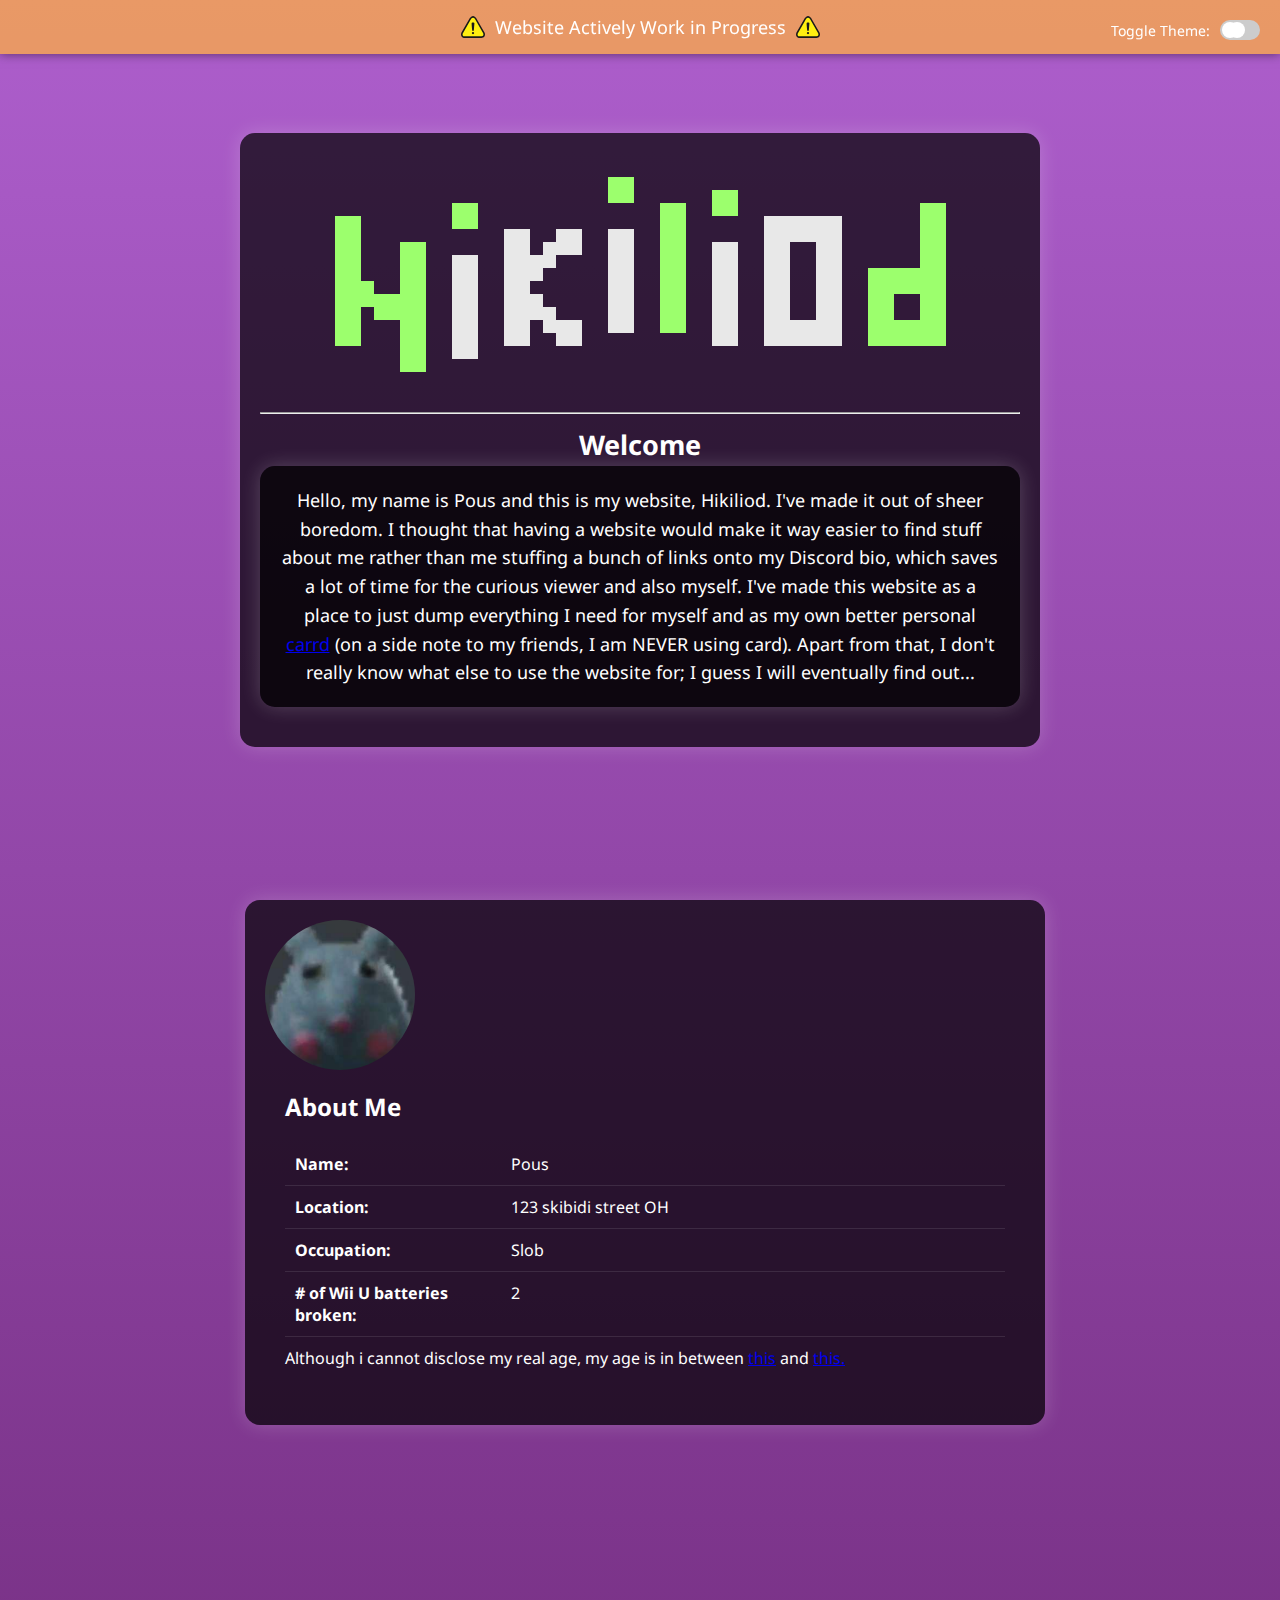
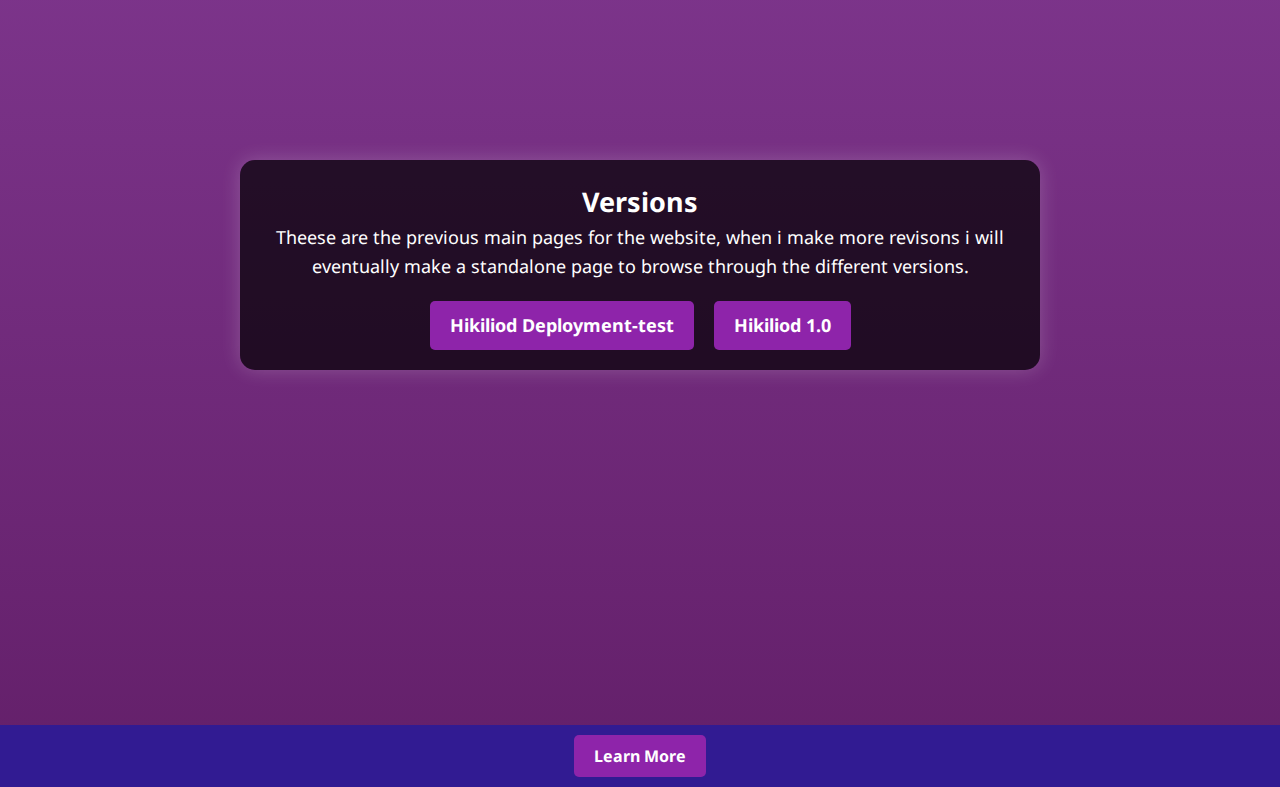
<file: index.html>
<!DOCTYPE html>
<html lang="en">
<head>
    <meta charset="UTF-8">
    <meta name="viewport" content="width=device-width, initial-scale=1.0">
    <link href="https://fonts.googleapis.com/css2?family=Noto+Sans:wght@400;700&display=swap" rel="stylesheet">
    <style>
        body {
    margin: 0;
    padding: 0;
    font-family: 'Noto Sans', Arial, sans-serif;
    overflow-x: hidden;
    display: flex;
    flex-direction: column;
    min-height: 100vh;
    transition: background-color 0.3s ease;
}

.placeholder {
            position: fixed;
            top: 0;
            left: 0;
            right: 0;
            background: rgba(248, 168, 76, 0.8);
            color: #fff;
            padding: 15px;
            text-align: center;
            font-size: 18px;
            z-index: 1000;
            cursor: pointer;
            display: flex;
            justify-content: center;
            align-items: center;
            box-shadow: 0 0 10px rgba(0, 0, 0, 0.5);
        }

        .placeholder img {
            width: 24px;
            height: 24px;
            margin: 0 10px;
        }

        .placeholder span {
            display: inline-block;
            flex: 1;
        }



/* Dark Mode */
body.dark-mode {
    background-image: linear-gradient(rgb(173, 94, 204), rgb(99, 31, 105));
    color: #fff;
}

/* Light Mode */
body.light-mode {
    background-color: #dbabff;
    color: #000000;
}

.content-wrapper {
    display: flex;
    justify-content: center;
    align-items: center;
    padding: 50px; /* Increased padding */
    width: 100%;
    min-height: 100vh;
    box-sizing: border-box;
    flex-direction: column; /* Ensure vertical alignment */
}

/* Common styles for content boxes */
.content-box, .about-me, .additional-box, .about-me-box {
    max-width: 800px;
    padding: 20px;
    border-radius: 15px;
    box-shadow: 0 0 20px rgba(255, 255, 255, 0.2);
    margin-bottom: 20px;
    text-align: center;
    width: 100%;
    box-sizing: border-box;
}

.content-box1, .about-me1, .additional-box1, .about-me-box1 {
    max-width: 800px;
    padding: 20px;
    border-radius: 15px;
    box-shadow: 0 0 20px rgba(255, 255, 255, 0.2);
    margin-left: 245px;
    text-align: center;
    width: 100%;
    box-sizing: border-box;
    background-color: rgba(0, 0, 0, 0.7);
}

/* Dark Mode Styles */
.content-box, .about-me, .additional-box, .about-me-box {
    background-color: rgba(0, 0, 0, 0.7);
}

.content-box h1 {
    margin-bottom: 10px;
}

.content-box hr {
    border: none;
    height: 1px;
    background-color: #fff;
    margin: 20px 0;
}

h2 {
    margin: 0;
}

.about-me, .additional-box {
    font-size: 18px;
    line-height: 1.6;
    text-align: center; /* Center align text */
}

.about-me p, .additional-box p {
    margin: 0;
}

/* New About Me Box Styles */
.about-me-box {
    display: flex;
    background-color: rgba(0, 0, 0, 0.7);
    border-radius: 15px;
    box-shadow: 0 0 20px rgba(255, 255, 255, 0.2);
    padding: 20px;
    position: relative;
    flex-direction: row;
    align-items: center;
    width: 100%;
    max-width: 800px;
    box-sizing: border-box;
}

/* Profile Picture */
.profile-picture {
    width: 150px;
    height: 150px;
    border-radius: 50%;
    margin-right: 20px;
    background-image: url('brick.png');
    background-size: cover;
    background-position: center;
}

/* About Me Content */
.about-me-content {
    text-align: left;
    flex: 1;
    padding: 20px;
}

.about-me-content h2 {
    margin-bottom: 10px;
}

.about-me-table {
    width: 100%;
    border-collapse: collapse;
    margin-top: 20px;
}

.about-me-table th,
.about-me-table td {
    padding: 10px;
    border-bottom: 1px solid rgba(255, 255, 255, 0.1);
}

.about-me-table th {
    text-align: left;
    width: 30%;
    font-weight: bold;
}

.about-me-table td {
    vertical-align: top;
}

.about-me-table a {
    text-decoration: none;
    color: inherit;
}

.about-me-content p {
    margin-top: 10px;
}

.button-container {
    display: flex;
    justify-content: center;
    gap: 20px;
    margin-top: 20px;
}

.button {
    text-decoration: none;
    color: #fff;
    background-color: #8e24aa;
    padding: 10px 20px;
    border-radius: 5px;
    font-weight: bold;
    transition: background-color 0.3s ease;
}

.button:hover {
    background-color: #5e35b1;
}

.footer {
    background-color: #311b92;
    padding: 20px 0;
    text-align: center;
}

.footer a {
    text-decoration: none;
    color: #fff;
    background-color: #8e24aa;
    padding: 10px 20px;
    border-radius: 5px;
    font-weight: bold;
    transition: background-color 0.3s ease;
    margin: 0 10px;
}

.footer a:hover {
    background-color: #5e35b1;
}

/* Toggle Switch Styles */
.toggle-container {
    position: fixed;
    top: 20px;
    right: 20px;
    display: flex;
    align-items: center;
    z-index: 1000;
}

.toggle-label {
    font-size: 14px;
    margin-right: 10px;
}

.toggle input {
    height: 0;
    width: 0;
    visibility: hidden;
}

.toggle {
    width: 40px;
    height: 20px;
    background-color: #ccc;
    border-radius: 20px;
    position: relative;
    cursor: pointer;
    transition: background-color 0.3s ease;
}

.toggle::before {
    content: '';
    position: absolute;
    width: 16px;
    height: 16px;
    border-radius: 50%;
    left: 2px;
    top: 2px;
    background-color: #fff;
    transition: transform 0.3s ease;
}

input:checked + .toggle {
    background-color: #8e24aa;
}

input:checked + .toggle::before {
    transform: translateX(20px);
}

/* Light mode specific overrides */
body.light-mode .content-box, 
body.light-mode .about-me,
body.light-mode .additional-box,
body.light-mode .about-me-box {
    background-color: #f5cdff;
    color: #333;
    box-shadow: 0 0 20px rgba(0, 0, 0, 0.1);
}

body.light-mode .content-box1, 
body.light-mode .about-me1,
body.light-mode .additional-box1,
body.light-mode .about-me-box1 {
    background-color: #f5cdff;
    color: #333;
    box-shadow: 0 0 20px rgba(0, 0, 0, 0.1);
}

body.light-mode .content-box hr {
    background-color: #333;
}

body.light-mode .button {
    background-color: #8e24aa;
}

body.light-mode .button:hover {
    background-color: #5e35b1;
}

body.light-mode .footer {
    background-color: #311b92;
}

body.light-mode .footer a {
    background-color: #8e24aa;
}

body.light-mode .footer a:hover {
    background-color: #5e35b1;
}

body.light-mode .toggle {
    background-color: #ddd;
}

body.light-mode .toggle::before {
    background-color: #333;
}

body.light-mode input:checked + .toggle {
    background-color: #8e24aa;
}

body.light-mode input:checked + .toggle::before {
    transform: translateX(20px);
    background-color: #fff;
}

/* Specific color for .about-me */
body.light-mode .about-me-box {
    background-color: #f5cdff;
    color: #333;
    padding: 20px;
    border-radius: 15px;
    box-shadow: 0 0 20px rgba(0, 0, 0, 0.2);
}

/* Dark mode specific style for .about-me */
body.dark-mode .about-me {
    background-color: rgba(0, 0, 0, 0.7);
    color: #fff;
}

body.light-mode .about-me {
    background-color: #f5cdff;
    color: #1d1d1d;
}

    
    </style>
</head>
<body class="dark-mode">


    <div class="placeholder" id="placeholderMessage">
        <!-- Warning Icon on the left -->
        <img src="alert.svg" alt="Warning Icon">
        Website Actively Work in Progress
        <!-- Warning Icon on the right -->
        <img src="alert.svg" alt="Warning Icon">
    </div>



    <!-- Toggle Switch -->
    <div class="toggle-container">
        <span class="toggle-label">Toggle Theme:</span>
        <label class="toggle">
            <input type="checkbox" onclick="toggleTheme()" id="themeToggle">
            <span class="toggle"></span>
        </label>
    </div>





    <div class="content-wrapper">
        <!-- New About Me Box -->
        <div class="about-me">
            <h1><img id="logoImage" src="hikiliod.png" alt="Hikiliod Logo"></h1>
            <hr>
            <h2>Welcome</h2>
            <div class="about-me">
                <p>
                    Hello, my name is Pous and this is my website, Hikiliod. I've made it out of sheer boredom.
                    I thought that having a website would make it way easier to find stuff about me rather than
                    me stuffing a bunch of links onto my Discord bio, which saves a lot of time for the curious
                    viewer and also myself. I've made this website as a place to just dump everything I need for
                    myself and as my own better personal <a href='https://carrd.co'>carrd</a> (on a side note to
                    my friends, I am NEVER using card). Apart from that, I don't really know what else to use the
                    website for; I guess I will eventually find out...
                </p>
            </div>
        </div>
    </div>
    <!--please fix this under--> 

    <div class="about-me-box1">
        <div class="profile-picture"></div>
        <div class="about-me-content">
            <h2>About Me</h2>
            <table class="about-me-table">
                <tr>
                    <th>Name:</th>
                    <td>Pous</td>
                </tr>
                <tr>
                    <th>Location:</th>
                    <td>123 skibidi street OH</td>
                </tr>
                <tr>
                    <th>Occupation:</th>
                    <td>Slob</td>
                </tr>
                <tr>
                    <th># of Wii U batteries broken:</th>
                    <td><a href="#">2</a></td>
                </tr>
            </table>
            <p>
                Although i cannot disclose my real age, my age is in between <a href='https://en.wikipedia.org/wiki/Nokia_3310'>this</a> and <a href="https://en.wikipedia.org/wiki/Samsung_T9000">this.</a>
            </p>
        </div>
    </div>

    <!--please fix over before the other comment-->
    
    
    <div class="content-wrapper">
        <!-- Versions -->
        <div class="additional-box">
            <h2>Versions</h2>
            <p>Theese are the previous main pages for the website, when i make more revisons i will eventually make a standalone page to browse through the different versions.</p>
            <div class="button-container">
                <a href="hikiliod_initial.html" class="button">Hikiliod Deployment-test</a>
                <a href="hikiliod1.html" class="button">Hikiliod 1.0</a>
            </div>
        </div>
    </div>
    
    <div class="footer">
        <a href="more.html">Learn More</a>
    </div>

    <script>
         // Function to toggle between light mode and dark mode
         function toggleTheme() {
            const body = document.body;
            const logoImage = document.getElementById('logoImage');
            if (body.classList.contains('dark-mode')) {
                body.classList.remove('dark-mode');
                body.classList.add('light-mode');
                // Change logo for light mode
                logoImage.src = "alt-hikiliod.png";
            } else {
                body.classList.remove('light-mode');
                body.classList.add('dark-mode');
                // Change logo for dark mode
                logoImage.src = "hikiliod.png";
            }
        }

        // Hide placeholder message on click
        document.getElementById('placeholderMessage').addEventListener('click', function() {
            this.style.display = 'none';
        });
    </script>

</body>
</html>
</file>
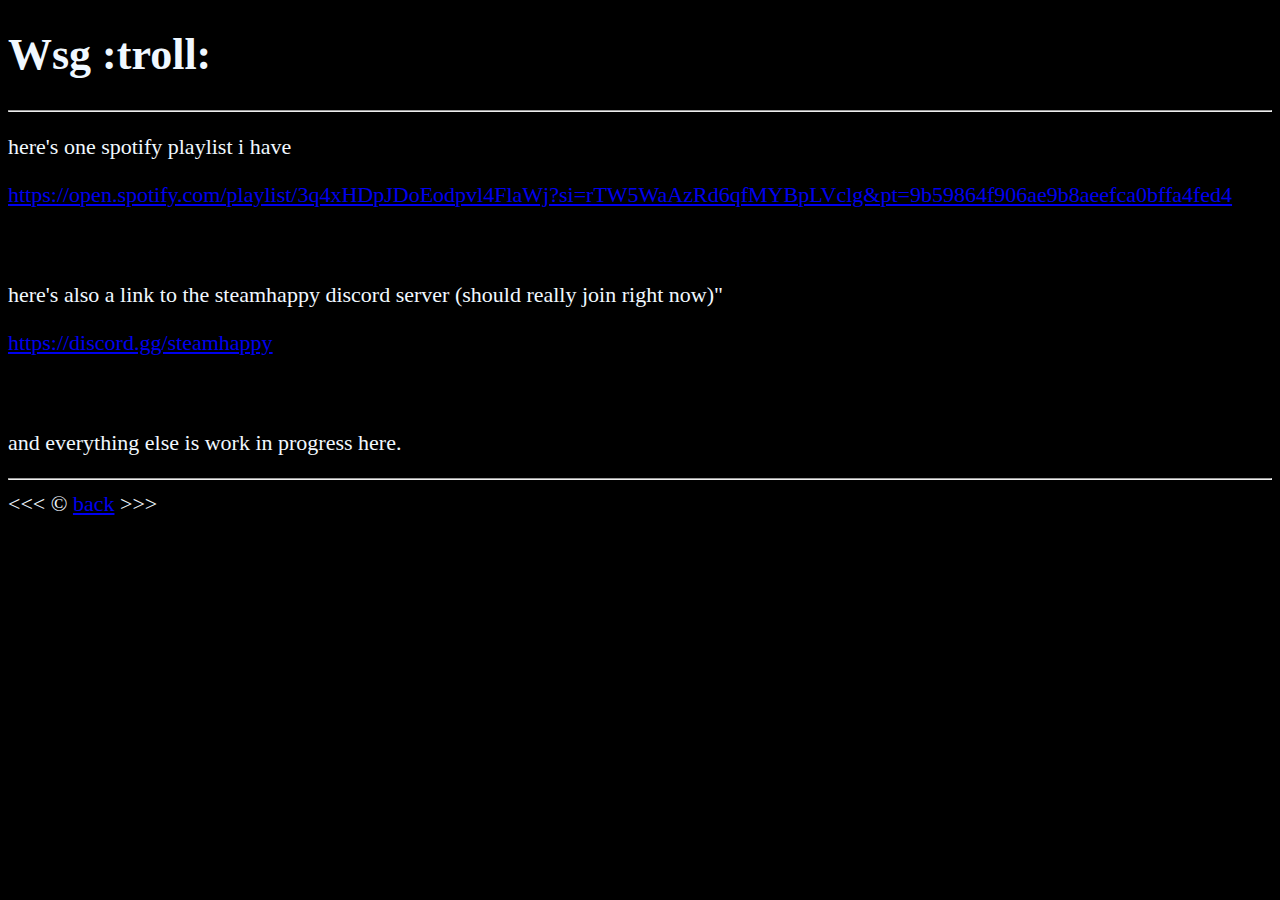
<file: about.html>
<!DOCTYPE html>
<html lang="en">
<html>
    <body>
        <h1>Wsg :troll:</h1>
        <hr>
        <title>More | Hikiliod</title>
        <p>here's one spotify playlist i have</p>
        <a href="https://open.spotify.com/playlist/3q4xHDpJDoEodpvl4FlaWj?si=rTW5WaAzRd6qfMYBpLVclg&pt=9b59864f906ae9b8aeefca0bffa4fed4">https://open.spotify.com/playlist/3q4xHDpJDoEodpvl4FlaWj?si=rTW5WaAzRd6qfMYBpLVclg&pt=9b59864f906ae9b8aeefca0bffa4fed4</a>
        <style>
            html {
                background-color: black;
                color: aliceblue;
                font-size: 22px;
            
            }
        </style>
        <br>
        <br>
        <br>
        <p>here's also a link to the steamhappy discord server &#40should really join right now&#41"</p>
        <a href="https://discord.gg/steamhappy">https://discord.gg/steamhappy</a>
        <br>
        <br>
        <br>
        <p>and everything else is work in progress here.</p>
        
        <hr>

        &lt;&lt;&lt; &copy; <a href="index.html">back</a> &gt;&gt;&gt;
    
    </body>
</html>
</file>
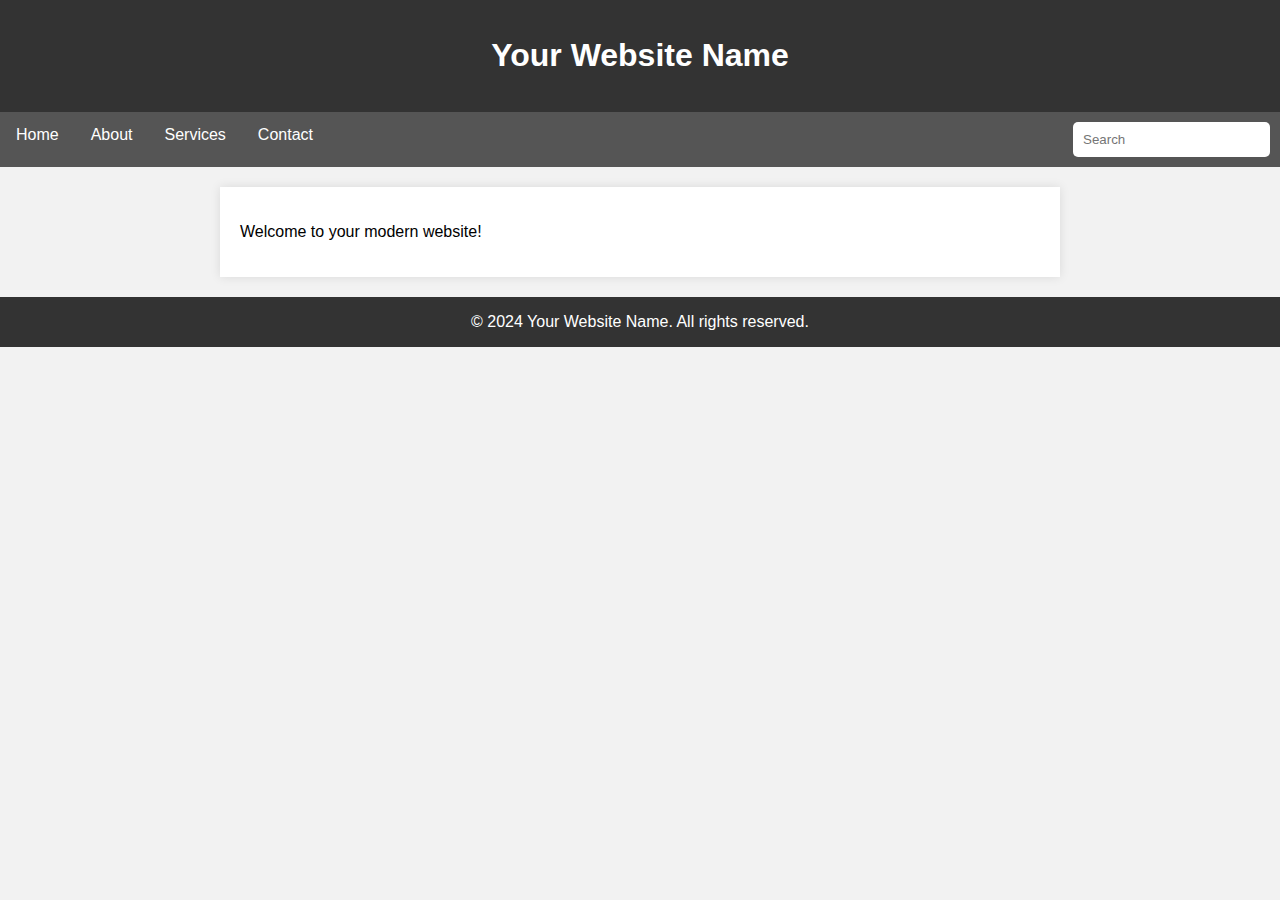
<file: ai.html>
<!DOCTYPE html>
<html lang="en">
<head>
    <meta charset="UTF-8">
    <meta name="viewport" content="width=device-width, initial-scale=1.0">
    <title>Your Website Title</title>
    <style>
        body {
            font-family: 'Arial', sans-serif;
            margin: 0;
            padding: 0;
            background-color: #f2f2f2;
        }
        header {
            background-color: #333;
            color: #fff;
            text-align: center;
            padding: 1em;
        }
        nav {
            background-color: #555;
            overflow: hidden;
        }
        nav a {
            float: left;
            display: block;
            color: white;
            text-align: center;
            padding: 14px 16px;
            text-decoration: none;
        }
        nav a:hover {
            background-color: #ddd;
            color: black;
        }
        nav input[type="text"] {
            float: right;
            padding: 10px;
            margin: 10px;
            border: none;
            border-radius: 5px;
        }
        main {
            max-width: 800px;
            margin: 20px auto;
            padding: 20px;
            background-color: #fff;
            box-shadow: 0 0 10px rgba(0, 0, 0, 0.1);
        }
        footer {
            text-align: center;
            padding: 1em;
            background-color: #333;
            color: #fff;
        }
    </style>
</head>
<body>
    <header>
        <h1>Your Website Name</h1>
    </header>
    <nav>
        <a href="#home">Home</a>
        <a href="#about">About</a>
        <a href="#services">Services</a>
        <a href="#contact">Contact</a>
        <input type="text" placeholder="Search">
    </nav>
    <main>
        <p>Welcome to your modern website!</p>
        <!-- Add your content here -->
    </main>
    <footer>
        &copy; 2024 Your Website Name. All rights reserved.
    </footer>
</body>
</html>
</file>
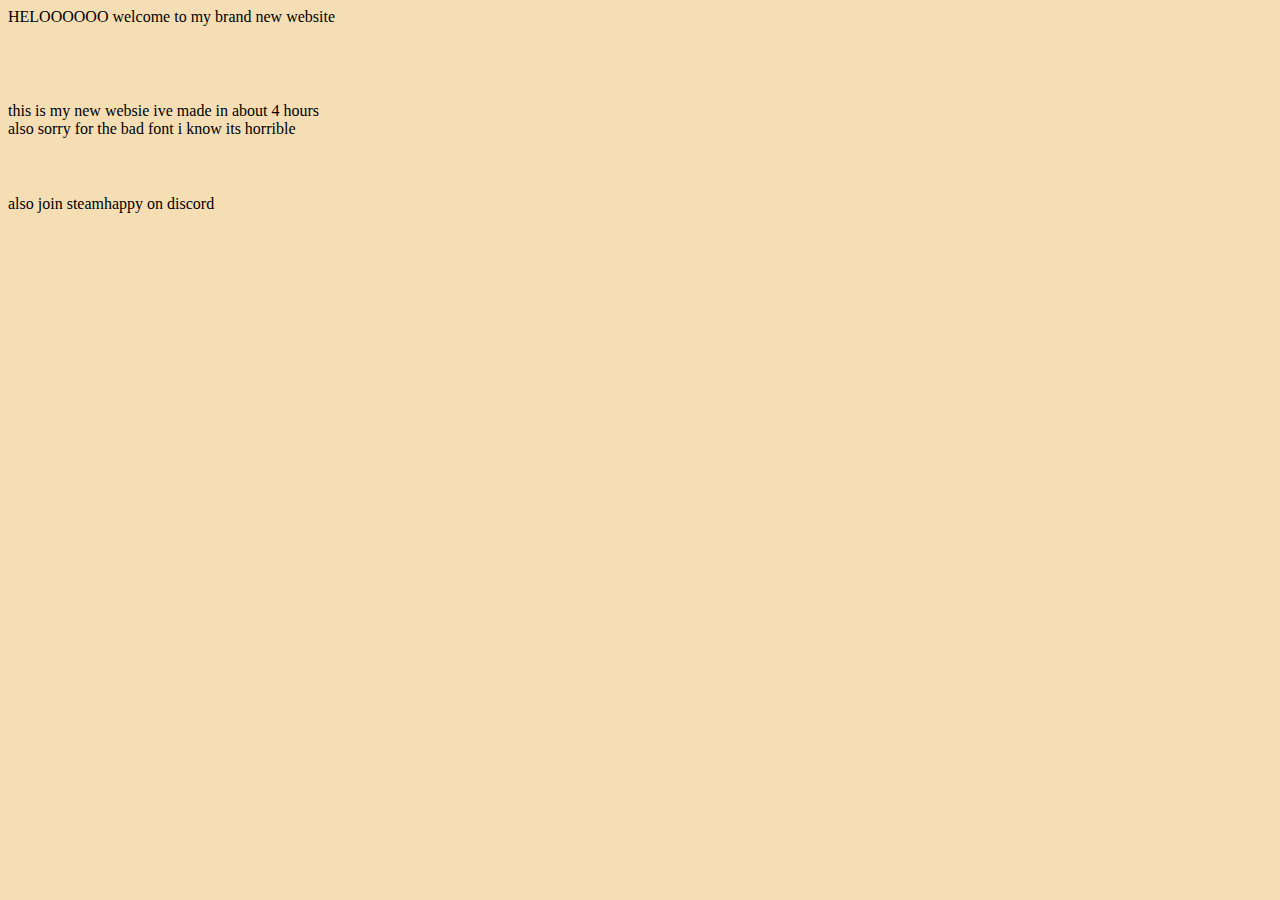
<file: hikiliod-initial.html>
<html><head>
<meta http-equiv="content-type" content="text/html; charset=UTF-8"></head><body style="background-color: wheat;">HELOOOOOO
  welcome to my brand new website<div>⠀</div>
<div>⠀</div>
<div>⠀</div>
<div>⠀</div>
<div>this is my new websie ive made in about 4 hours</div><div></div>also sorry for the bad font i know its horrible<div style=""><div>⠀</div>
<div>⠀</div>
<div>⠀</div>
<div>     </div>
<div>also join steamhappy on discord</div></div></body><body style="background-color: red;"></body><style type="text/css"></style></html>
</file>
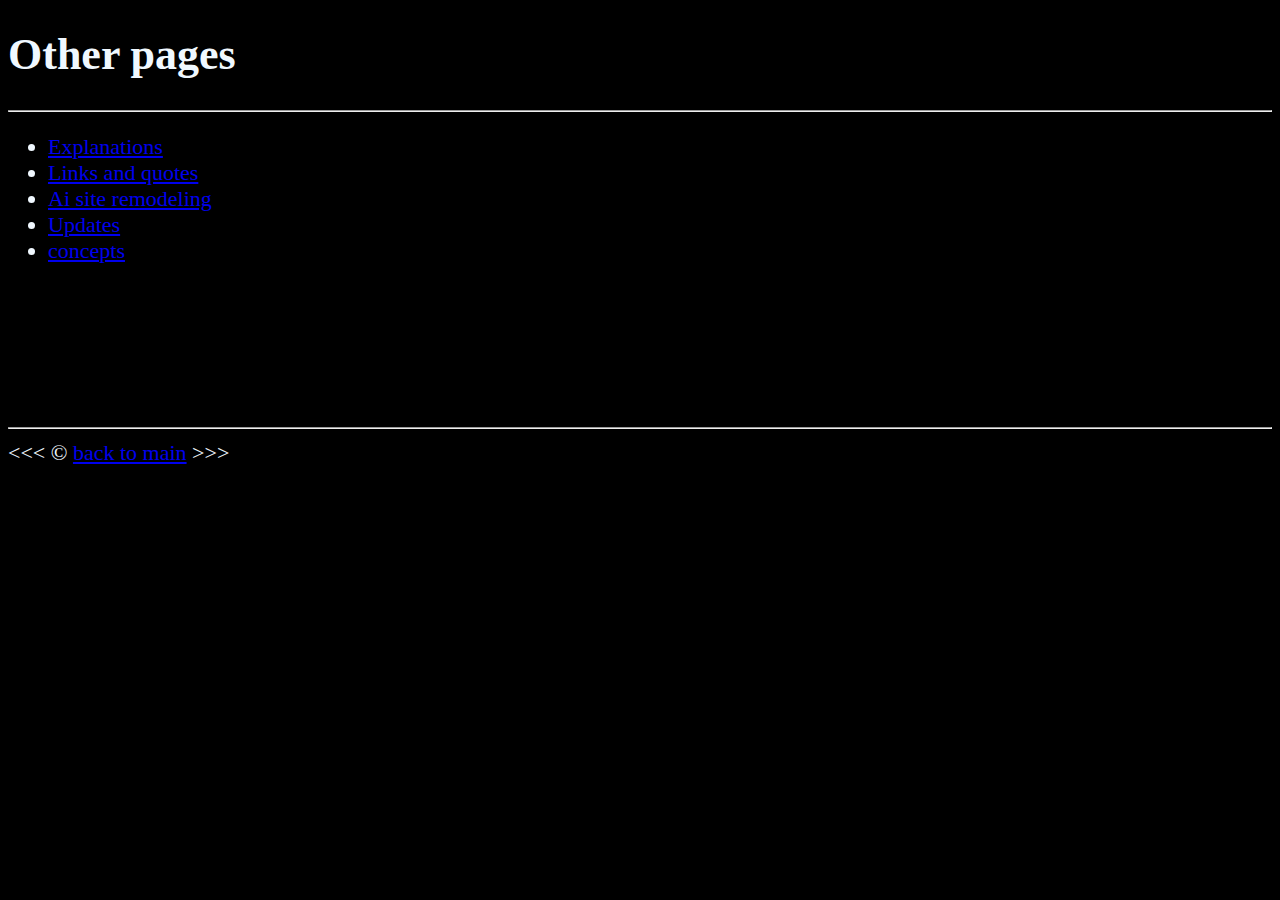
<file: links.html>
<!DOCTYPE html>
<html lang="en">
<head>
    <meta charset="UTF-8">
    <meta name="viewport" content="width=device-width, initial-scale=1.0">
    <title>Links | Hikiliod</title>
    <h1>Other pages</h1>
    <hr>
    <ul>
        <li><a href="various.html">Explanations</a></li>
        <li><a href="about.html">Links and quotes</a></li>
        <li><a href="wow.html">Ai site remodeling</a></li>
        <li><a href='QY46FFSww9JKxBWGJNyYcf6lscRlrWdwuXkzV4oBt.html'>Updates</a></li>
<li><a href="concepts.html">concepts</a></li>
    </ul>
    <style>
        html {
            background-color: black;
            color: aliceblue;
            font-size: 22px;
        }
    </style>
   <br> 
   <br> 
   <br> 
   <br> 
   <br> 
<hr>

    &lt;&lt;&lt; &copy; <a href="index.html">back to main</a> &gt;&gt;&gt;
</head>
<body>
    
</body>
</html>
</file>
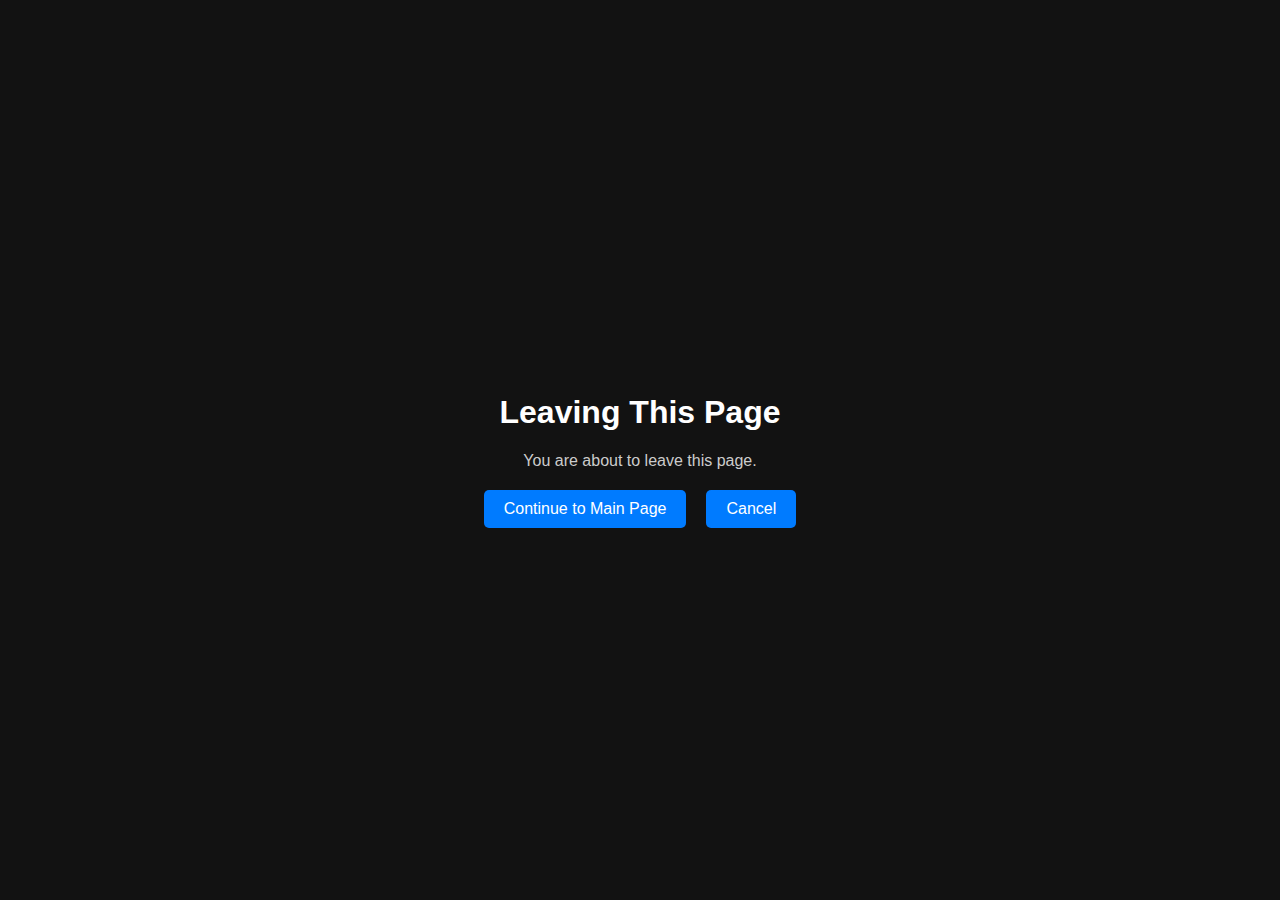
<file: rdhrbrbdbdbe.html>
<!DOCTYPE html>
<html lang="en">
<head>
  <meta charset="UTF-8">
  <meta name="viewport" content="width=device-width, initial-scale=1.0">
  <title>Leaving Page</title>
  <style>
    body {
      font-family: Arial, sans-serif;
      margin: 0;
      padding: 0;
      display: flex;
      justify-content: center;
      align-items: center;
      height: 100vh;
      background-color: #121212; /* Dark background color */
      color: #ffffff; /* Light text color */
    }
    .container {
      text-align: center;
    }
    h1 {
      font-size: 2rem;
      color: #ffffff;
    }
    p {
      font-size: 1rem;
      color: #cccccc; /* Lighter text color */
      margin-top: 20px;
    }
    .button-menu {
      display: flex;
      justify-content: center;
      margin-top: 20px;
    }
    .button-menu a {
      display: inline-block;
      background-color: #007bff;
      color: #ffffff;
      font-size: 1rem;
      padding: 10px 20px;
      margin: 0 10px;
      text-decoration: none;
      border-radius: 5px;
    }
    .button-menu a:hover {
      background-color: #0056b3;
    }
  </style>
</head>
<body>
  <div class="container">
    <h1>Leaving This Page</h1>
    <p>You are about to leave this page.</p>
    <div class="button-menu">
      <a href="index.html">Continue to Main Page</a>
      <a href="QY46FFSww9JKxBWGJNyYcf6lscRlrWdwuXkzV4oBt.html">Cancel</a>
    </div>
  </div>
</body>
</html>
</file>
<file: Sember.html>
<!DOCTYPE html>
<html lang="en">
<head>
    <meta charset="UTF-8">
    <meta name="viewport" content="width=device-width, initial-scale=1.0">
    <title>Gallery</title>
</head>
<body>
    <h1>Gallery</h1>
    <hr>
    <br>
    <br>
    <p>random creations</p>
    <style>
        html {
            background-color: black;
            color: aliceblue;
        }
    </style>
</body>
</html>
</file>
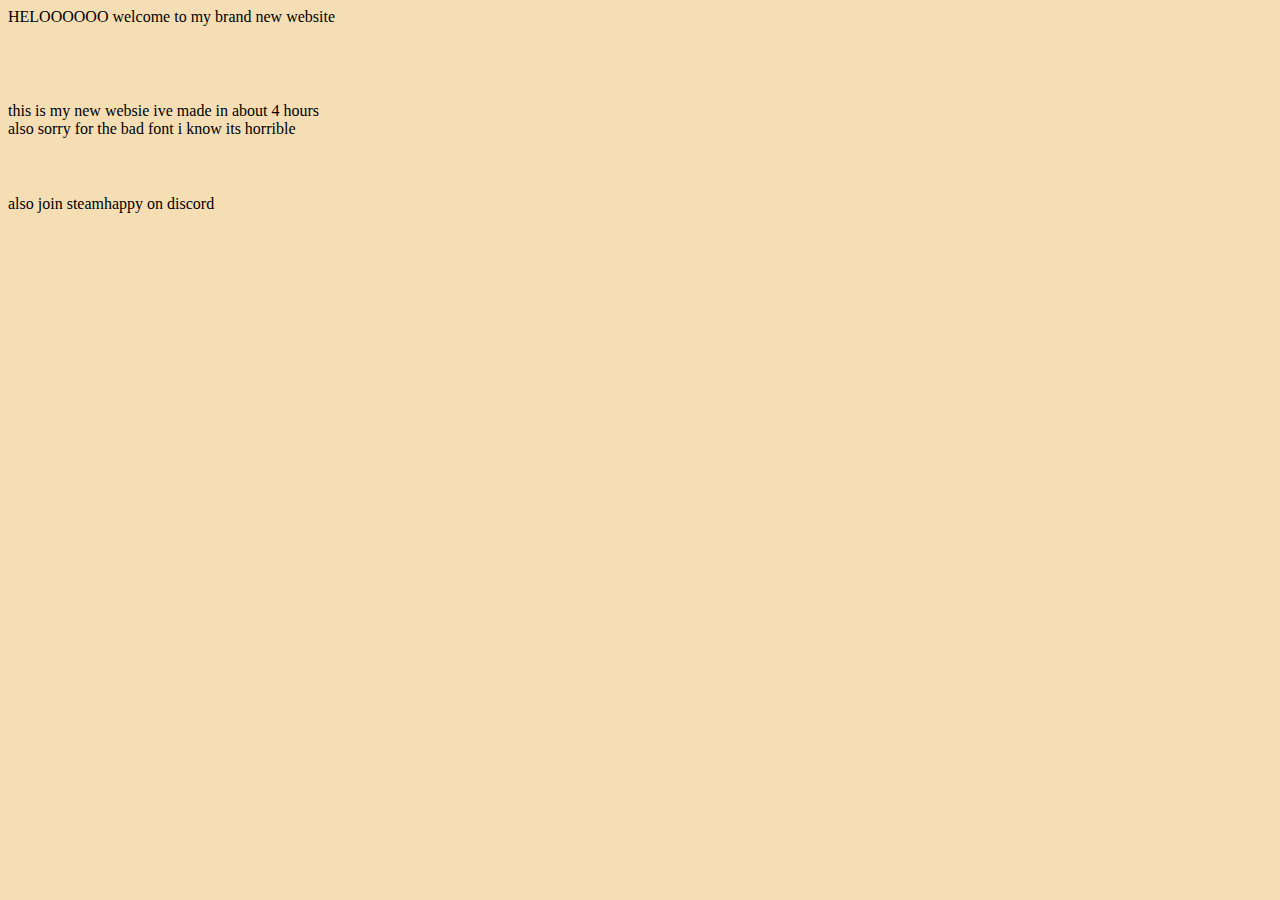
<file: stergrg.html>
<html><head>
<meta http-equiv="content-type" content="text/html; charset=UTF-8"></head><body style="background-color: wheat;">HELOOOOOO
  welcome to my brand new website<div>⠀</div>
<div>⠀</div>
<div>⠀</div>
<div>⠀</div>
<div>this is my new websie ive made in about 4 hours</div><div></div>also sorry for the bad font i know its horrible<div style=""><div>⠀</div>
<div>⠀</div>
<div>⠀</div>
<div>     </div>
<div>also join steamhappy on discord</div></div></body><body style="background-color: red;"></body><style type="text/css"></style></html>
</file>
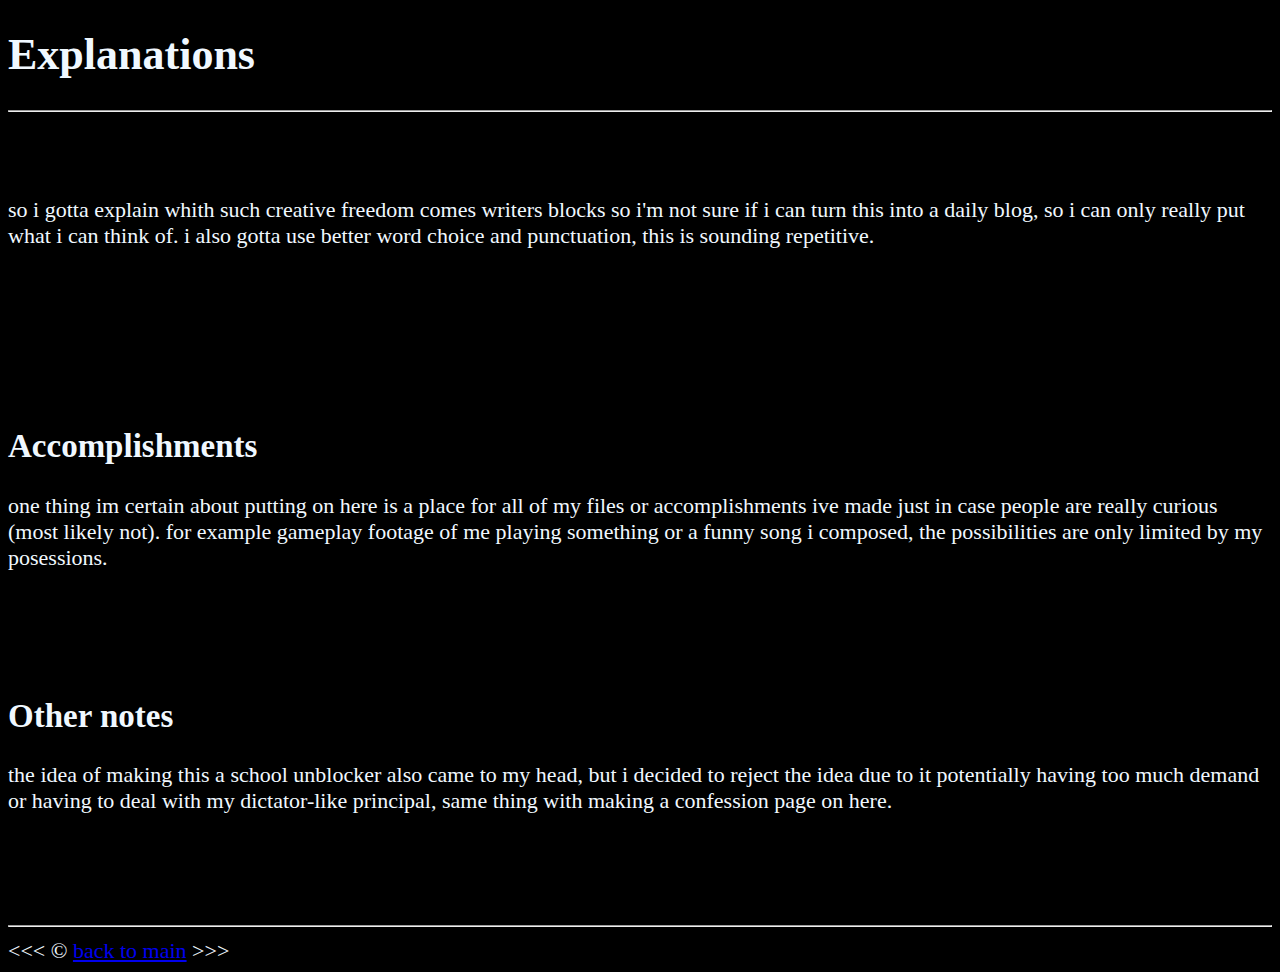
<file: various.html>
<!DOCTYPE html>
<html lang="en">
<head>
    <meta charset="UTF-8">
    <meta name="viewport" content="width=device-width, initial-scale=1.0">
    <title>Story | Hikiliod</title>
    <style>
        html {
            background-color: black;
            color: aliceblue;
            font-size: 22px;
        }
    </style>
    <h1>Explanations</h1>
    <hr>
    <br>
    <br>
    <p>so i gotta explain whith such creative freedom comes writers blocks so i'm not sure if i can turn this into a daily blog, so i can only really put what i can think of.
        i also gotta use better word choice and punctuation, this is sounding repetitive.
    </p>
<br>
<br>
<br>
<br>
<br>
    <h2>Accomplishments</h2>
    <p>one thing im certain about putting on here is a place for all of my files or accomplishments ive made just in case people are really curious &#40most likely not&#41. for example gameplay footage of me playing something or a funny song i composed, the possibilities are only limited by my posessions.</p>
<br>
<br>
<br>
<h2>Other notes</h2>
<p>the idea of making this a school unblocker also came to my head, but i decided to reject the idea due to it potentially having too much demand or having to deal with my dictator-like principal, same thing with making a confession page on here.</p>
<br>
<br>
<br>


<hr>

&lt;&lt;&lt; &copy; <a href="index.html">back to main</a> &gt;&gt;&gt;

</head>
<body>
    
</body>
</html>
</file>
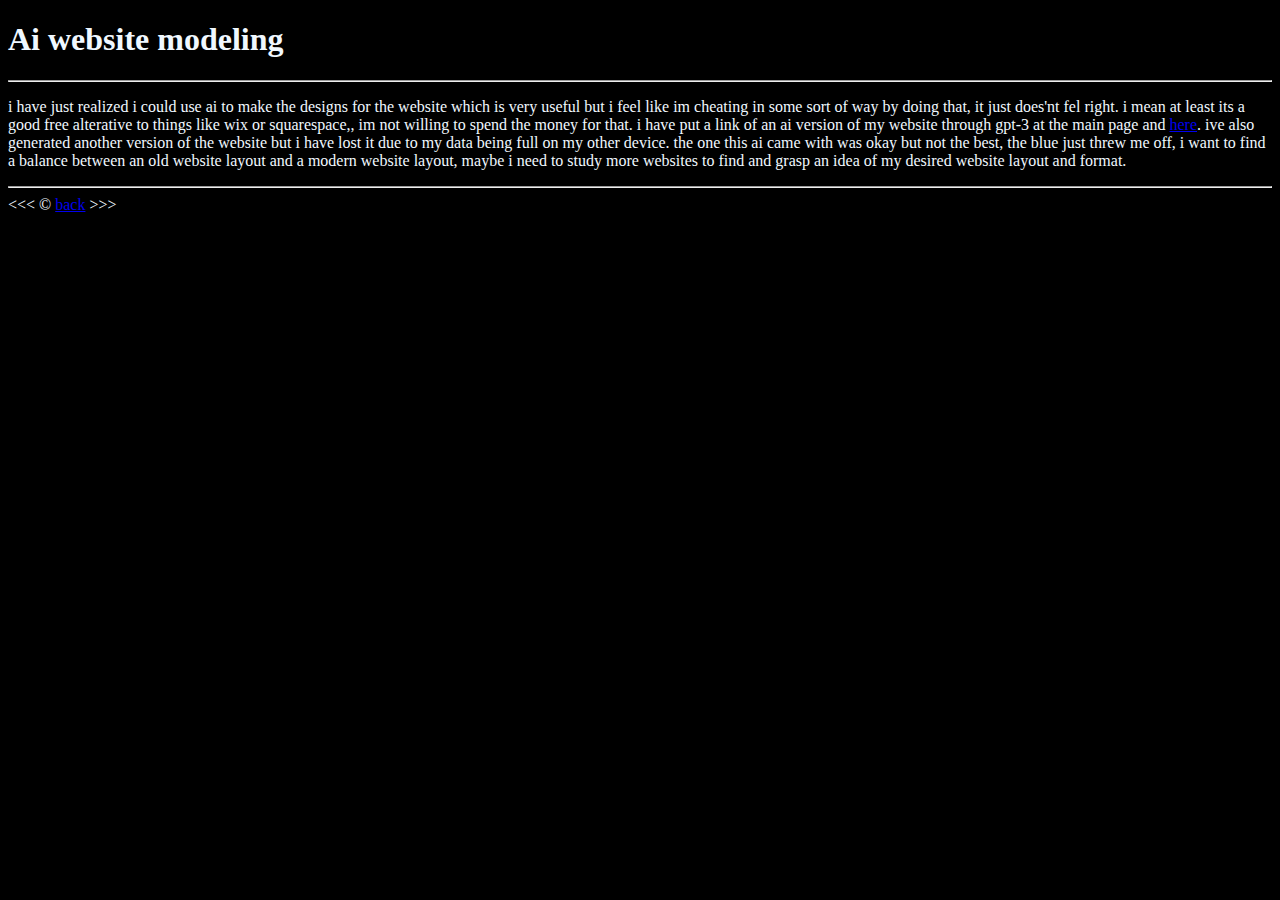
<file: wow.html>
<!DOCTYPE html>
<html lang="en">
<head>
    <meta charset="UTF-8">
    <meta name="viewport" content="width=device-width, initial-scale=1.0">
    <title>Document</title>
    <h1>Ai website modeling</h1>
    <hr>
    <p>i have just realized i could use ai to make the designs for the website which is very useful but i feel like im cheating in some sort of way by doing that, it just does'nt fel right. i mean at least its a good free alterative to things like wix or squarespace,, im not willing to spend the money for that. i have put a link of an ai version of my website through gpt-3 at the main page and <a href="aei.html">here</a>.   ive also generated another version of the website but i have lost it due to my data being full on my other device. the one this ai came with was okay but not the best, the blue just threw me off, i want to find a balance between an old website layout and a modern website layout, maybe i need to study more websites to find and grasp an idea of my desired website layout and format. </p>
    <style>
        html {
         background-color: black;
         color: aliceblue;
        }
    </style>
</head>
<hr>
&lt;&lt;&lt; &copy; <a href="links.html">back</a> &gt;&gt;&gt;

<body>
    
</body>
</html>
</file>
